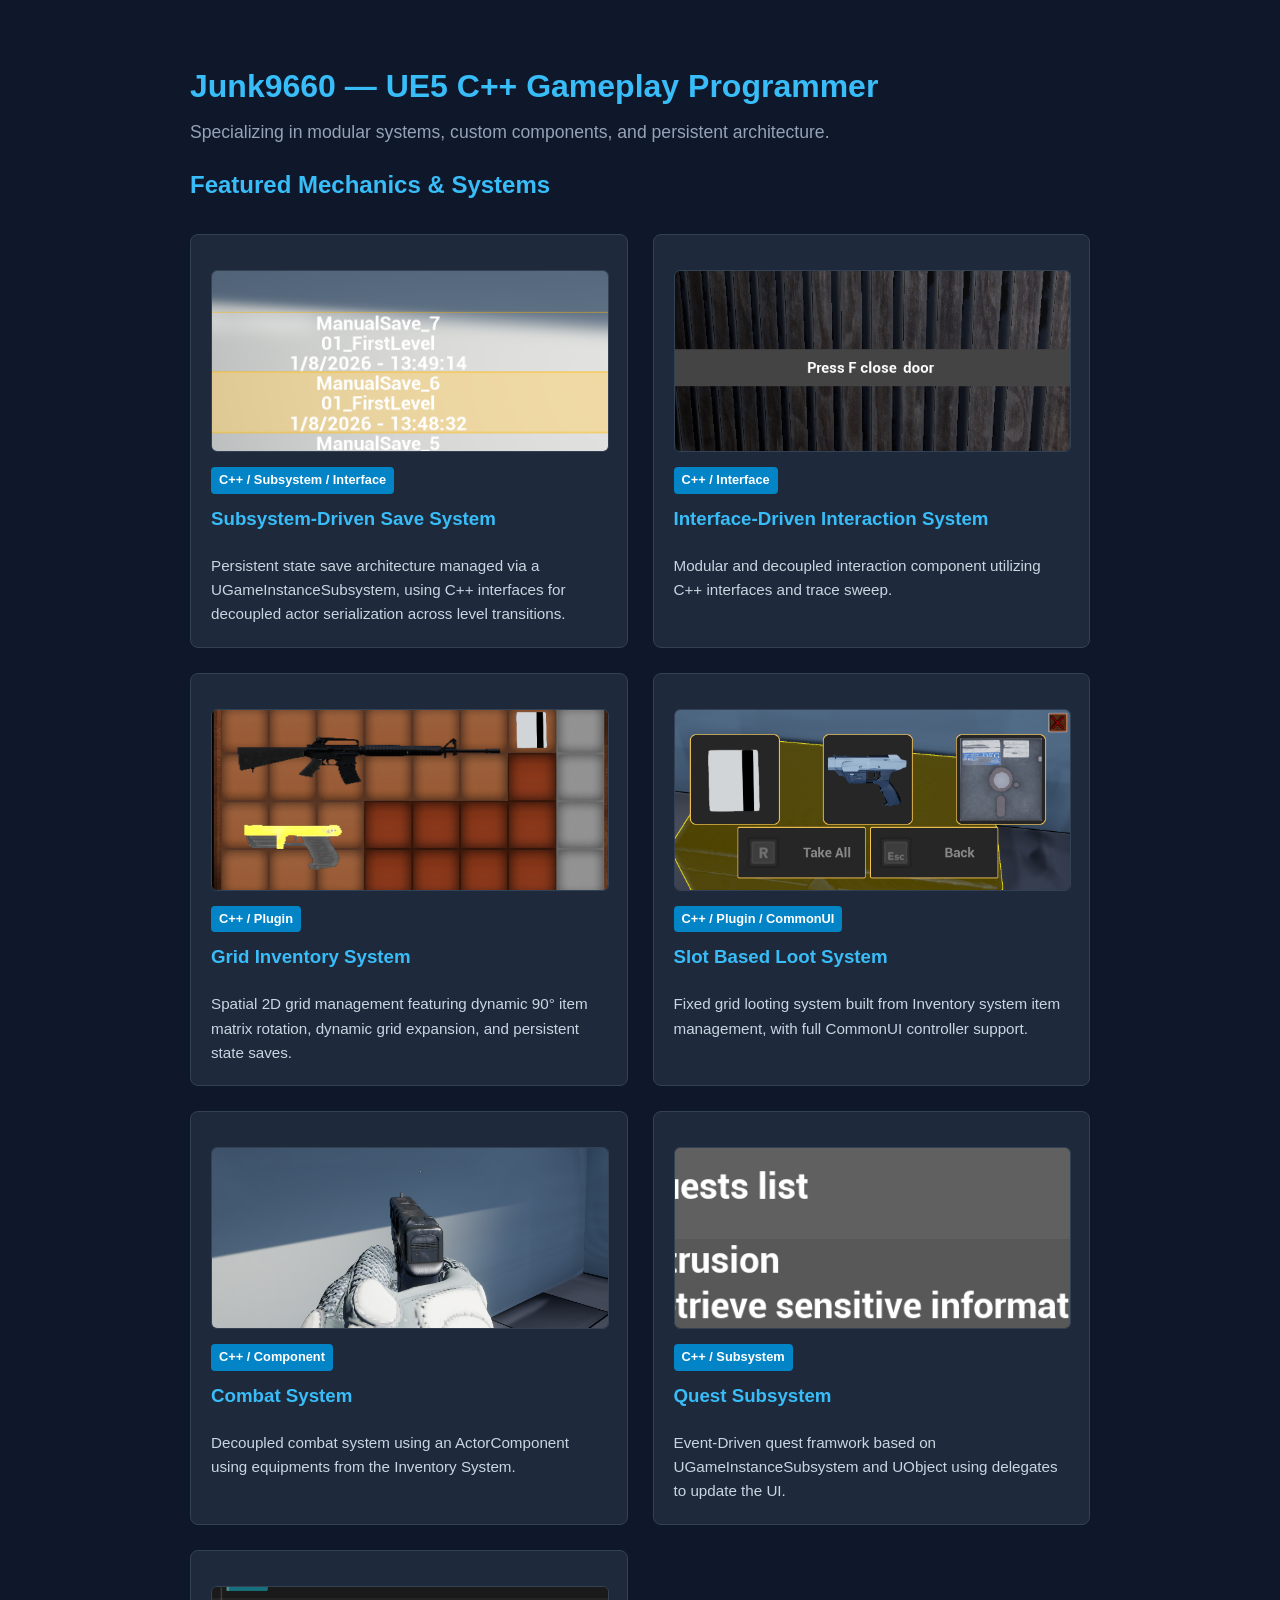
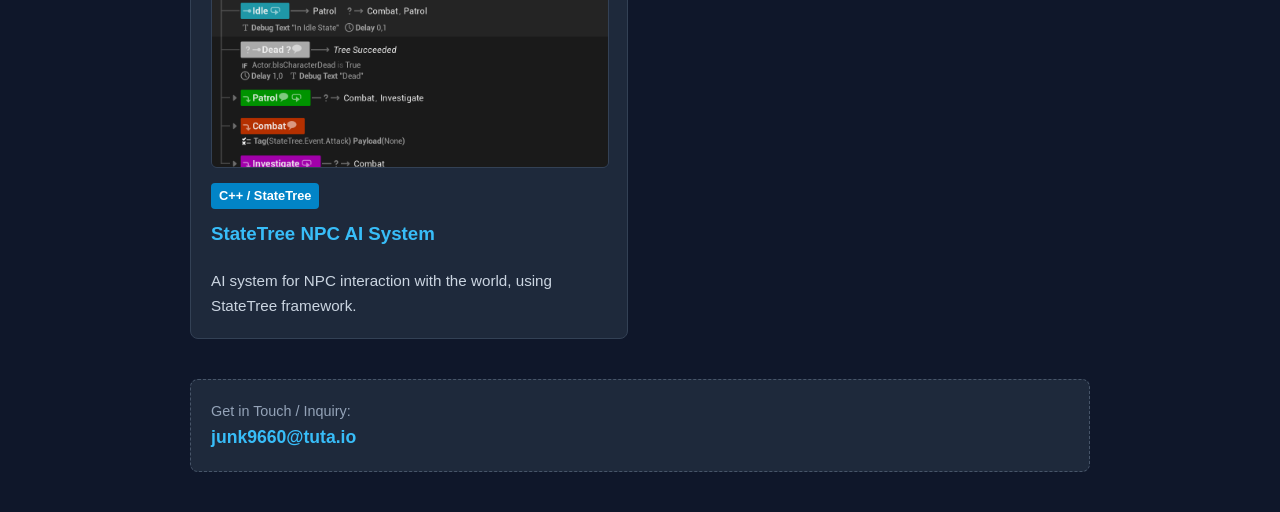
<file: index.html>
<!DOCTYPE html>
<html lang="en">
<head>
    <meta charset="UTF-8">
    <meta name="viewport" content="width=device-width, initial-scale=1.0">
    <title>Gameplay Programmer Portfolio</title>
    <link rel="stylesheet" href="./style.css">
</head>
<body>

    <h1>Junk9660 — UE5 C++ Gameplay Programmer</h1>
    <p class="subtitle">Specializing in modular systems, custom components, and persistent architecture.</p>

    <h2>Featured Mechanics & Systems</h2>

    <div class="grid">
        <a href="./save_system/" class="card">
            <img src="save_thumbnail.png" alt="Save System Screenshot" class="card-img">
            <span class="tag">C++ / Subsystem / Interface</span>
            <h3>Subsystem-Driven Save System</h3>
            <p>Persistent state save architecture managed via a UGameInstanceSubsystem, using C++ interfaces for decoupled actor serialization across level transitions.</p>
        </a>

        <a href="./interaction_system/" class="card">
            <img src="interaction_thumbnail.png" alt="Interaction System Screenshot" class="card-img">
            <span class="tag">C++ / Interface</span>
            <h3>Interface-Driven Interaction System</h3>
            <p>Modular and decoupled interaction component utilizing C++ interfaces and trace sweep.</p>
        </a>

        <a href="./inventory_system/" class="card">
            <img src="inventory_thumbnail.png" alt="Inventory System Screenshot" class="card-img">
            <span class="tag">C++ / Plugin</span>
            <h3>Grid Inventory System</h3>
            <p>Spatial 2D grid management featuring dynamic 90° item matrix rotation, dynamic grid expansion, and persistent state saves.</p>
        </a>

        <a href="./loot_system/" class="card">
            <img src="loot_thumbnail.png" alt="Loot System Screenshot" class="card-img">
            <span class="tag">C++ / Plugin / CommonUI</span>
            <h3>Slot Based Loot System</h3>
            <p>Fixed grid looting system built from Inventory system item management, with full CommonUI controller support.</p>
        </a>

        <a href="./combat_system/" class="card">
            <img src="combat_thumbnail.png" alt="Combat System Screenshot" class="card-img">
            <span class="tag">C++ / Component</span>
            <h3>Combat System</h3>
            <p>Decoupled combat system using an ActorComponent using equipments from the Inventory System.</p>
        </a>

        <a href="./quest_system/" class="card">
            <img src="quest_thumbnail.png" alt="AI System Screenshot" class="card-img">
            <span class="tag">C++ / Subsystem</span>
            <h3>Quest Subsystem</h3>
            <p>Event-Driven quest framwork based on UGameInstanceSubsystem and UObject using delegates to update the UI.</p>
        </a>

        <a href="./ai_system/" class="card">
            <img src="ai_thumbnail.png" alt="AI System Screenshot" class="card-img">
            <span class="tag">C++ / StateTree</span>
            <h3>StateTree NPC AI System</h3>
            <p>AI system for NPC interaction with the world, using StateTree framework.</p>
        </a>


    </div>

    <div class="contact-box">
        <div>
            <span style="color: #94a3b8; font-size: 0.9rem; display: block;">Get in Touch / Inquiry:</span>
            <a href="mailto:junk9660@tuta.io" style="color: #38bdf8; font-weight: bold; text-decoration: none; font-size: 1.1rem;">junk9660@tuta.io</a>
        </div>
    </div>

    

</body>
</html>
</file>
<file: style.css>
/* ==========================================
   GLOBAL THEME & RESETS
   ========================================== */
body { 
    font-family: -apple-system, BlinkMacSystemFont, "Segoe UI", Roboto, sans-serif; 
    line-height: 1.6; 
    max-width: 900px; 
    margin: 0 auto; 
    padding: 40px 20px; 
    background: #0f172a; 
    color: #f8fafc; 
}

h1 { 
    color: #38bdf8; 
    margin-bottom: 5px; 
}

h2, h3 { 
    color: #38bdf8; 
}

a {
    color: #38bdf8;
    text-decoration: none;
}

.subtitle { 
    color: #94a3b8; 
    margin-top: 0; 
    font-size: 1.1rem; 
}

.back-link { 
    display: inline-block; 
    margin-bottom: 20px; 
    color: #38bdf8; 
    text-decoration: none; 
    font-weight: bold; 
}
.back-link:hover { 
    text-decoration: underline; 
}

/* ==========================================
   MAIN PAGE: GRID & CARDS
   ========================================== */
.grid { 
    display: grid; 
    grid-template-columns: repeat(auto-fit, minmax(350px, 1fr)); 
    gap: 25px; 
    margin-top: 30px; 
}

/* Responsive Fix: Stack 1 element per line on mobile screens */
@media (max-width: 650px) {
    .grid {
        grid-template-columns: 1fr;
    }
}

.card { 
    background: #1e293b; 
    border-radius: 8px; 
    padding: 20px; 
    border: 1px solid #334155; 
    text-decoration: none; 
    color: inherit; 
    transition: transform 0.2s, border-color 0.2s; 
    display: flex;
    flex-direction: column;
}
.card:hover { 
    transform: translateY(-5px); 
    border-color: #38bdf8; 
}

.card-img {
    width: 100%;
    height: 180px;
    object-fit: cover;
    border-radius: 6px;
    margin-bottom: 15px;
    border: 1px solid #334155;
    background-color: #0f172a;
}

.card h3 { 
    margin: 10px 0 5px 0; 
    color: #38bdf8; 
}

.card p { 
    color: #cbd5e1; 
    font-size: 0.95rem; 
    margin-bottom: 0; 
}

.tag { 
    align-self: flex-start;
    background: #0284c7; 
    color: #fff;
    font-size: 0.8rem; 
    padding: 3px 8px; 
    border-radius: 4px; 
    font-weight: bold;
}

/* ==========================================
   SUBPAGES: FEATURE CARDS & GRIDS
   ========================================== */
.feature-grid {
    display: grid;
    grid-template-columns: repeat(auto-fit, minmax(350px, 1fr));
    gap: 20px;
    margin: 20px 0;
}

.feature-card {
    background: #1e293b;
    padding: 20px;
    border-radius: 8px;
    border: 1px solid #334155;
}

.feature-card h3 {
    margin-top: 0;
    font-size: 1.1rem;
    color: #38bdf8;
}

/* ==========================================
   DETAILS / SUMMARY DROPDOWNS
   ========================================== */
.feature-details {
    background: #1e293b;
    border: 1px solid #334155;
    border-radius: 8px;
    margin-bottom: 15px;
    overflow: hidden;
    transition: border-color 0.2s;
}

.feature-details[open] {
    border-color: #38bdf8;
}

.feature-details summary {
    padding: 15px 20px;
    font-size: 1.05rem;
    color: #f8fafc;
    cursor: pointer;
    user-select: none;
    list-style: none; /* Removes default arrow in some browsers */
    display: flex;
    justify-content: space-between;
    align-items: center;
}

.feature-details summary::-webkit-details-marker {
    display: none; /* Removes default arrow in Chrome/Safari */
}

.feature-details summary::after {
    content: "＋";
    color: #38bdf8;
    font-weight: bold;
    font-size: 1.2rem;
}

.feature-details[open] summary::after {
    content: "－";
}

.feature-details summary:hover {
    background: #273549;
}

.details-content {
    padding: 0 20px 20px 20px;
    border-top: 1px solid #334155;
    background: #0f172a;
}

/* ==========================================
   MEDIA & VIDEO CONTAINERS
   ========================================== */
.video-container { 
    position: relative; 
    padding-bottom: 56.25%; 
    height: 0; 
    overflow: hidden; 
    margin-bottom: 25px; 
    border-radius: 8px; 
    background-color: #1e293b;
    border: 1px solid #334155;
}

.video-container iframe { 
    position: absolute; 
    top: 0; 
    left: 0; 
    width: 100%; 
    height: 100%; 
    border: 0; 
}

img { 
    max-width: 100%; 
    height: auto; 
    border-radius: 8px; 
    margin: 15px 0; 
    border: 1px solid #334155; 
}

.bp-embed {
    width: 100%;
    height: 500px;
    display: block;
    max-width: 900px;
}

/* ==========================================
   CODE BLOCK & PRISM CUSTOMIZATION
   ========================================== */
.code-container {
    position: relative;
    margin-top: 15px;
}

pre[class*="language-"] {
    border-radius: 6px;
    border: 1px solid #334155;
    background: #090d16 !important;
    margin: 0;
    padding: 15px;
}

.copy-btn {
    position: absolute;
    top: 10px;
    right: 10px;
    background: #334155;
    color: #f8fafc;
    border: 1px solid #475569;
    padding: 4px 10px;
    border-radius: 4px;
    font-size: 0.75rem;
    font-weight: bold;
    cursor: pointer;
    z-index: 10;
    transition: background 0.2s;
}

.copy-btn:hover {
    background: #0284c7;
}

/* ==========================================
   FOOTER & CONTACT BOX
   ========================================== */
.contact-box { 
    background: #1e293b; 
    padding: 20px; 
    border-radius: 8px; 
    border: 1px dashed #475569; 
    margin-top: 40px; 
    display: flex;
    align-items: center;
    justify-content: space-between;
    flex-wrap: wrap;
    gap: 10px;
}
</file>
